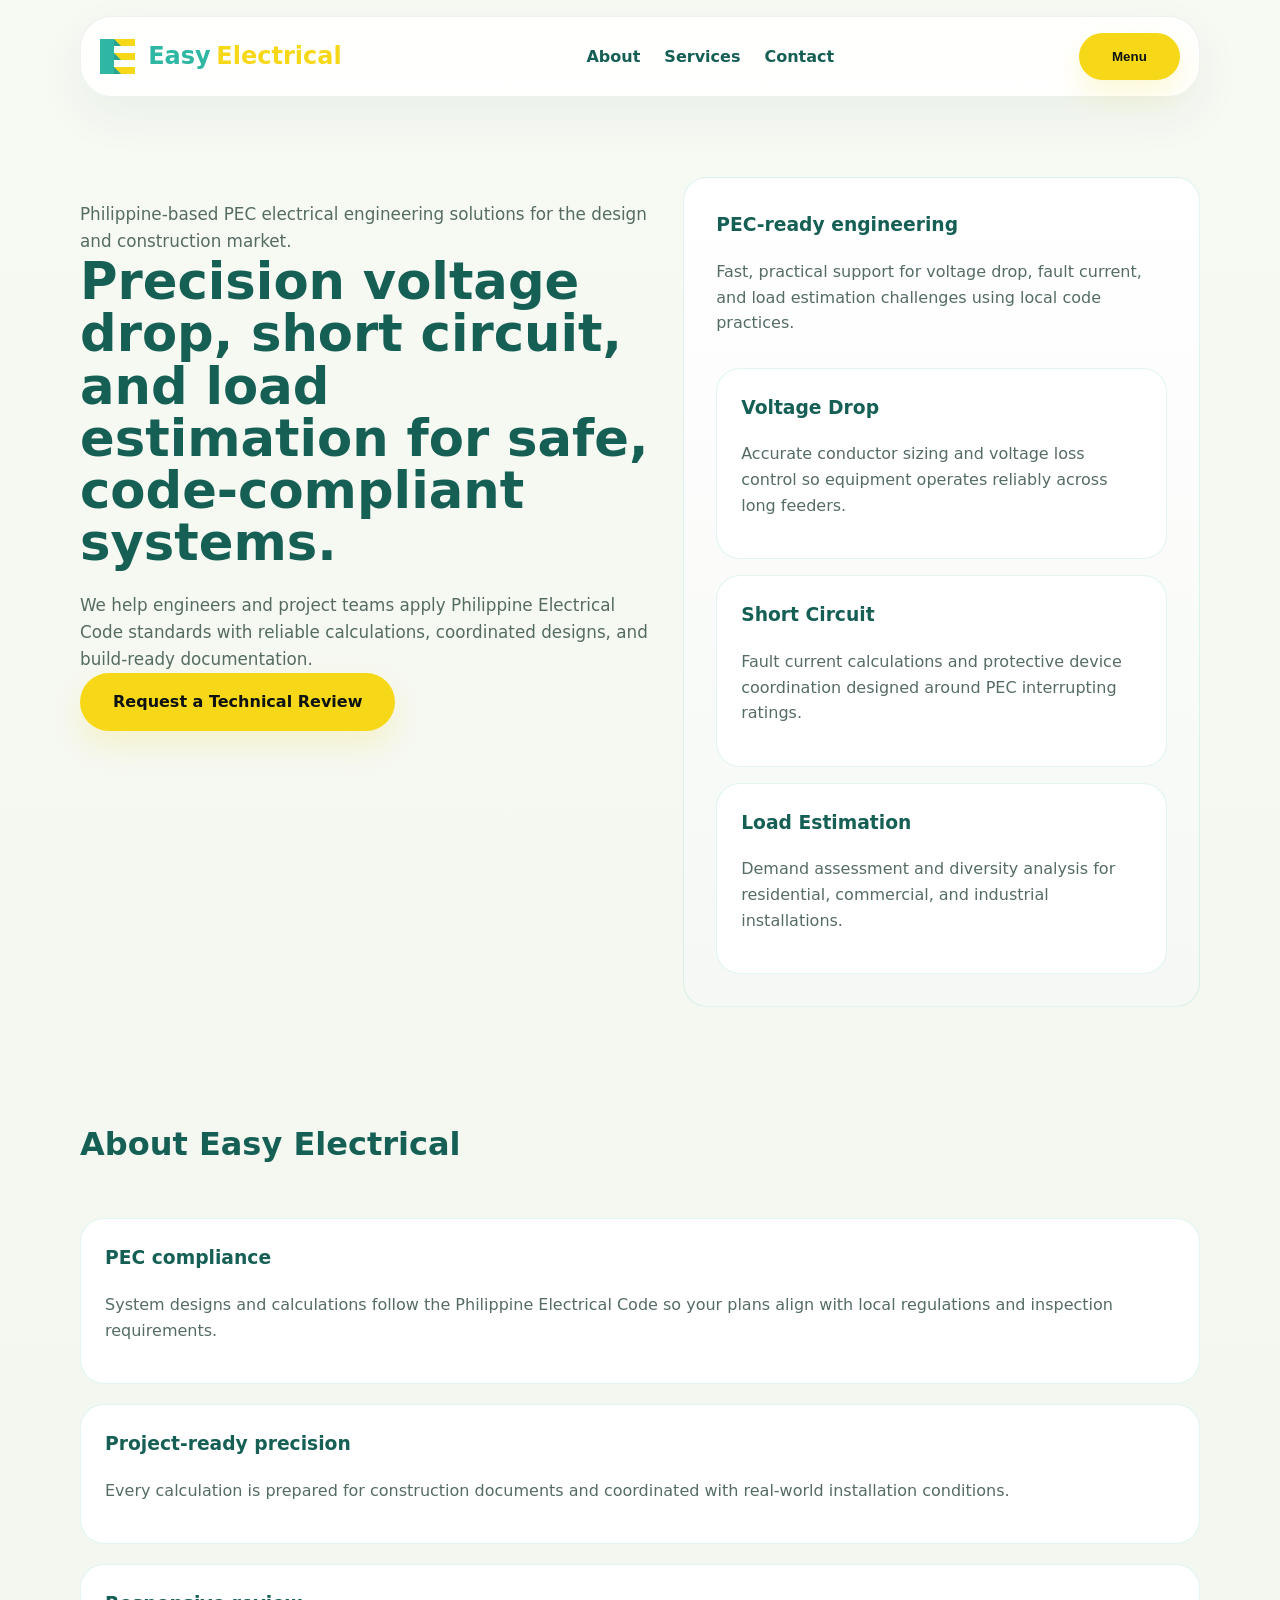
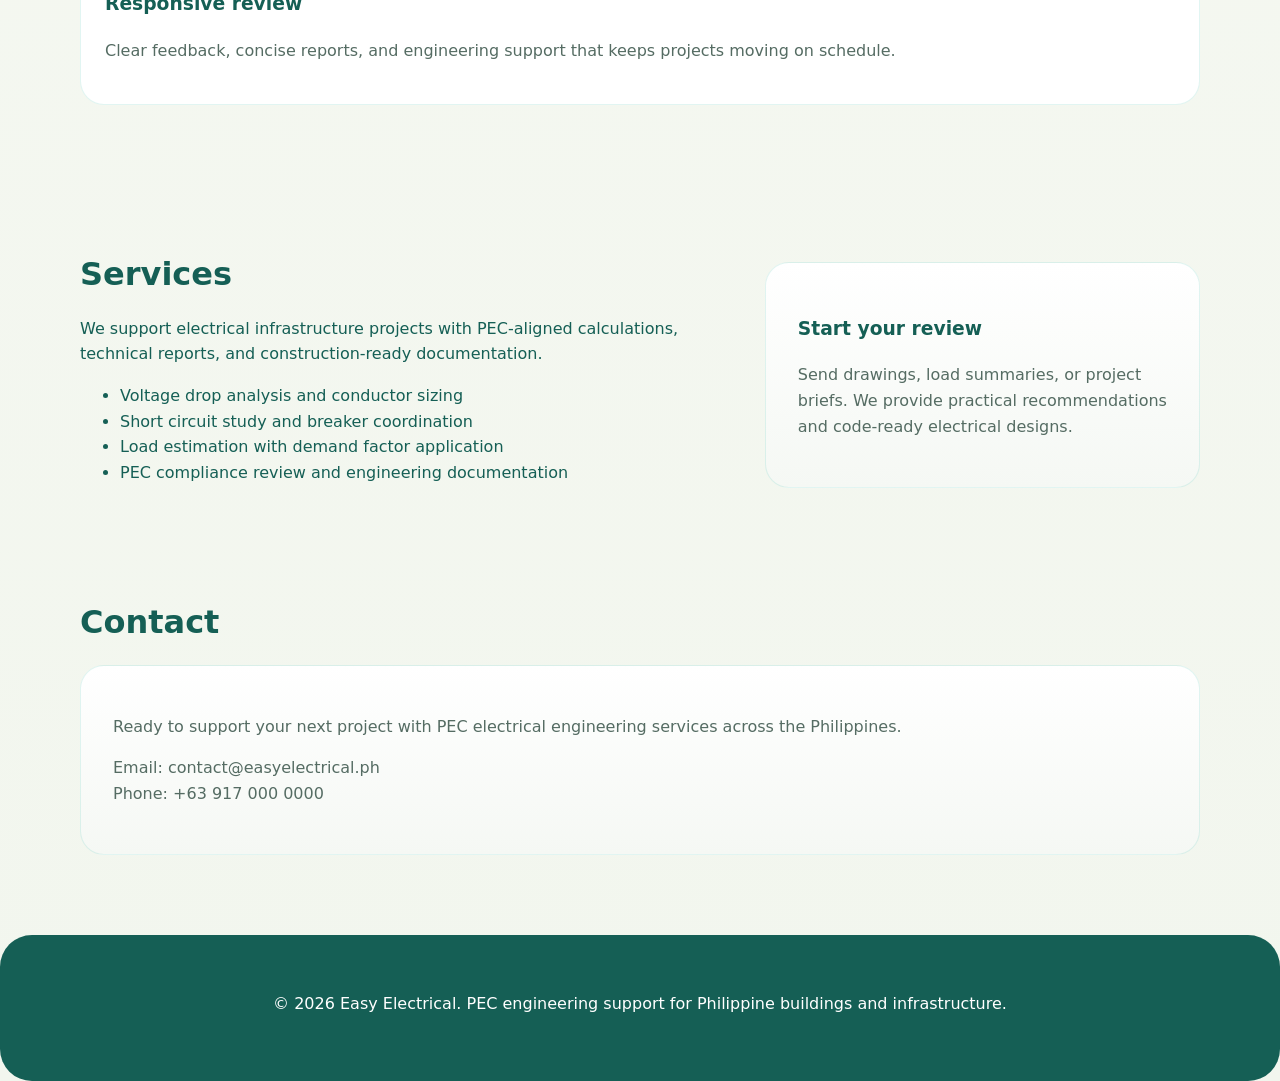
<file: index.html>
<!DOCTYPE html>
<html lang="en">
  <head>
    <meta charset="UTF-8" />
    <meta name="viewport" content="width=device-width, initial-scale=1.0" />
    <title>Easy Electrical | PEC Engineering Philippines</title>
    <link rel="stylesheet" href="styles.css" />
  </head>
  <body>
    <header class="container">
      <div class="navbar">
        <a class="brand" href="#home">
          <img class="logo" src="logo.svg" alt="Easy Electrical logo" />
          <span class="brand-text"><span class="brand-primary">Easy</span> <span class="brand-secondary">Electrical</span></span>
        </a>

        <nav class="nav-links">
          <a href="#about">About</a>
          <a href="#services">Services</a>
          <a href="#contact">Contact</a>
        </nav>

        <button class="btn menu-toggle" type="button">Menu</button>
      </div>
    </header>

    <main class="container">
      <section id="home" class="hero">
        <div class="hero-copy">
          <p>Philippine-based PEC electrical engineering solutions for the design and construction market.</p>
          <h1>Precision voltage drop, short circuit, and load estimation for safe, code-compliant systems.</h1>
          <p>We help engineers and project teams apply Philippine Electrical Code standards with reliable calculations, coordinated designs, and build-ready documentation.</p>
          <a class="btn" href="#contact">Request a Technical Review</a>
        </div>

        <div class="card info-panel">
          <h3>PEC-ready engineering</h3>
          <p>Fast, practical support for voltage drop, fault current, and load estimation challenges using local code practices.</p>
          <div class="card-grid">
            <div class="card">
              <h3>Voltage Drop</h3>
              <p>Accurate conductor sizing and voltage loss control so equipment operates reliably across long feeders.</p>
            </div>
            <div class="card">
              <h3>Short Circuit</h3>
              <p>Fault current calculations and protective device coordination designed around PEC interrupting ratings.</p>
            </div>
            <div class="card">
              <h3>Load Estimation</h3>
              <p>Demand assessment and diversity analysis for residential, commercial, and industrial installations.</p>
            </div>
          </div>
        </div>
      </section>

      <section id="about" class="section">
        <h2>About Easy Electrical</h2>
        <div class="features">
          <div class="card">
            <h3>PEC compliance</h3>
            <p>System designs and calculations follow the Philippine Electrical Code so your plans align with local regulations and inspection requirements.</p>
          </div>
          <div class="card">
            <h3>Project-ready precision</h3>
            <p>Every calculation is prepared for construction documents and coordinated with real-world installation conditions.</p>
          </div>
          <div class="card">
            <h3>Responsive review</h3>
            <p>Clear feedback, concise reports, and engineering support that keeps projects moving on schedule.</p>
          </div>
        </div>
      </section>

      <section id="services" class="section">
        <div class="grid-2">
          <div>
            <h2>Services</h2>
            <p>We support electrical infrastructure projects with PEC-aligned calculations, technical reports, and construction-ready documentation.</p>
            <ul>
              <li>Voltage drop analysis and conductor sizing</li>
              <li>Short circuit study and breaker coordination</li>
              <li>Load estimation with demand factor application</li>
              <li>PEC compliance review and engineering documentation</li>
            </ul>
          </div>
          <div class="info-panel">
            <h3>Start your review</h3>
            <p>Send drawings, load summaries, or project briefs. We provide practical recommendations and code-ready electrical designs.</p>
          </div>
        </div>
      </section>

      <section id="contact" class="section">
        <h2>Contact</h2>
        <div class="card info-panel">
          <p>Ready to support your next project with PEC electrical engineering services across the Philippines.</p>
          <p>
            Email: <a href="mailto:contact@easyelectrical.ph">contact@easyelectrical.ph</a><br />
            Phone: +63 917 000 0000
          </p>
        </div>
      </section>
    </main>

    <footer>
      <div class="container">
        <p>© 2026 Easy Electrical. PEC engineering support for Philippine buildings and infrastructure.</p>
      </div>
    </footer>

    <script src="script.js" defer></script>
  </body>
</html>
</file>
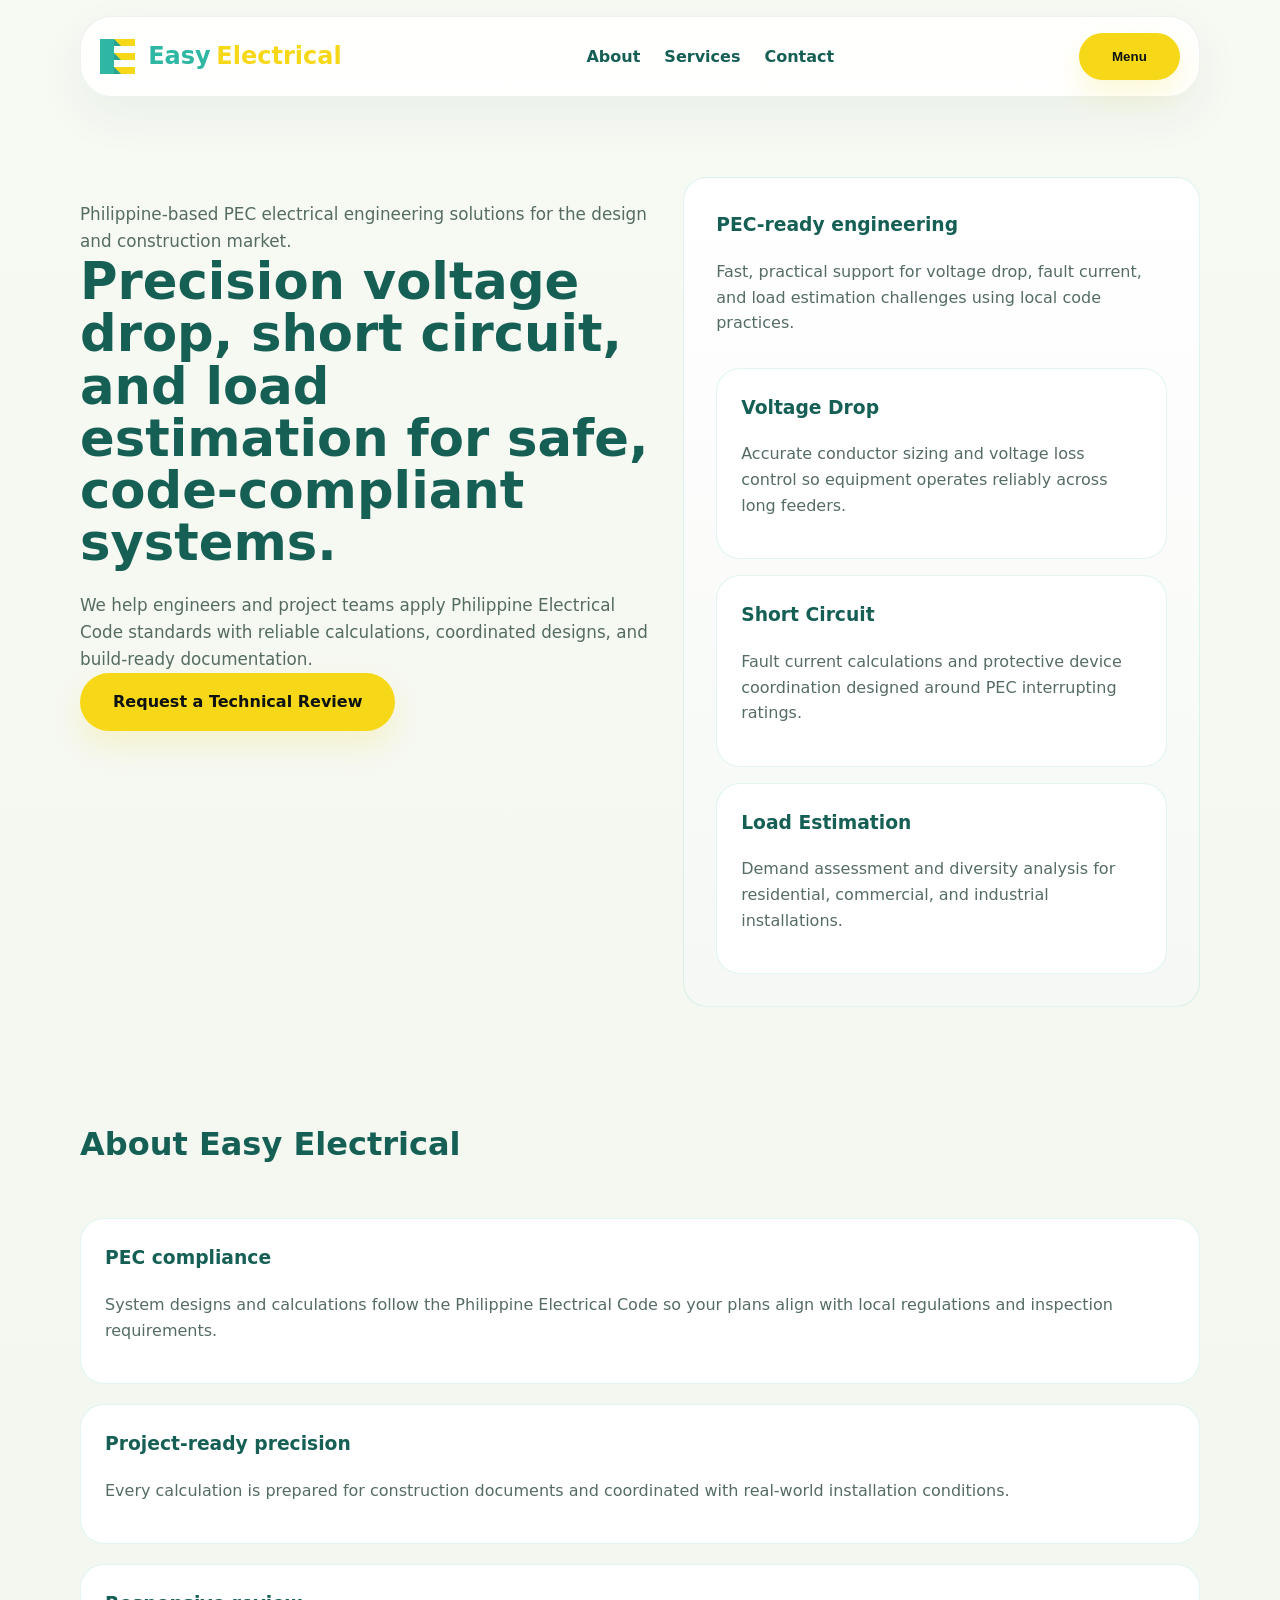
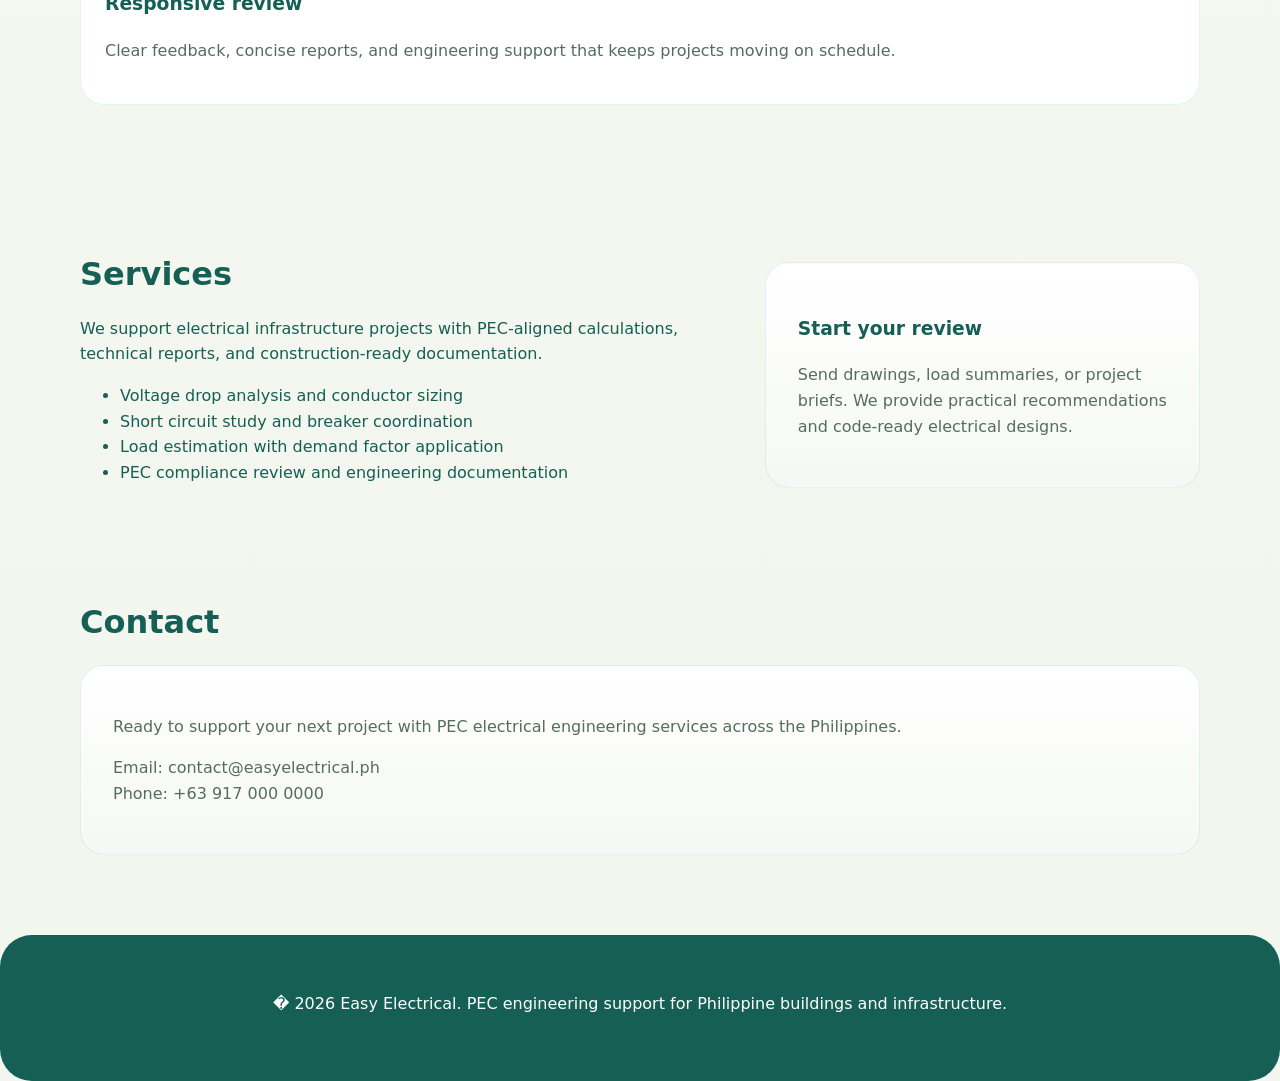
<file: mepfs.html>
<!DOCTYPE html>
<html lang="en">
  <head>
    <meta charset="UTF-8" />
    <meta name="viewport" content="width=device-width, initial-scale=1.0" />
    <title>Easy Electrical | PEC Engineering Philippines</title>
    <link rel="stylesheet" href="styles.css" />
  </head>
  <body>
    <header class="container">
      <div class="navbar">
        <a class="brand" href="#home">
          <img class="logo" src="logo.svg" alt="Easy Electrical logo" />
          <span class="brand-text"><span class="brand-primary">Easy</span> <span class="brand-secondary">Electrical</span></span>
        </a>

        <nav class="nav-links">
          <a href="#about">About</a>
          <a href="#services">Services</a>
          <a href="#contact">Contact</a>
        </nav>

        <button class="btn menu-toggle" type="button">Menu</button>
      </div>
    </header>

    <main class="container">
      <section id="home" class="hero">
        <div class="hero-copy">
          <p>Philippine-based PEC electrical engineering solutions for the design and construction market.</p>
          <h1>Precision voltage drop, short circuit, and load estimation for safe, code-compliant systems.</h1>
          <p>We help engineers and project teams apply Philippine Electrical Code standards with reliable calculations, coordinated designs, and build-ready documentation.</p>
          <a class="btn" href="#contact">Request a Technical Review</a>
        </div>

        <div class="card info-panel">
          <h3>PEC-ready engineering</h3>
          <p>Fast, practical support for voltage drop, fault current, and load estimation challenges using local code practices.</p>
          <div class="card-grid">
            <div class="card">
              <h3>Voltage Drop</h3>
              <p>Accurate conductor sizing and voltage loss control so equipment operates reliably across long feeders.</p>
            </div>
            <div class="card">
              <h3>Short Circuit</h3>
              <p>Fault current calculations and protective device coordination designed around PEC interrupting ratings.</p>
            </div>
            <div class="card">
              <h3>Load Estimation</h3>
              <p>Demand assessment and diversity analysis for residential, commercial, and industrial installations.</p>
            </div>
          </div>
        </div>
      </section>

      <section id="about" class="section">
        <h2>About Easy Electrical</h2>
        <div class="features">
          <div class="card">
            <h3>PEC compliance</h3>
            <p>System designs and calculations follow the Philippine Electrical Code so your plans align with local regulations and inspection requirements.</p>
          </div>
          <div class="card">
            <h3>Project-ready precision</h3>
            <p>Every calculation is prepared for construction documents and coordinated with real-world installation conditions.</p>
          </div>
          <div class="card">
            <h3>Responsive review</h3>
            <p>Clear feedback, concise reports, and engineering support that keeps projects moving on schedule.</p>
          </div>
        </div>
      </section>

      <section id="services" class="section">
        <div class="grid-2">
          <div>
            <h2>Services</h2>
            <p>We support electrical infrastructure projects with PEC-aligned calculations, technical reports, and construction-ready documentation.</p>
            <ul>
              <li>Voltage drop analysis and conductor sizing</li>
              <li>Short circuit study and breaker coordination</li>
              <li>Load estimation with demand factor application</li>
              <li>PEC compliance review and engineering documentation</li>
            </ul>
          </div>
          <div class="info-panel">
            <h3>Start your review</h3>
            <p>Send drawings, load summaries, or project briefs. We provide practical recommendations and code-ready electrical designs.</p>
          </div>
        </div>
      </section>

      <section id="contact" class="section">
        <h2>Contact</h2>
        <div class="card info-panel">
          <p>Ready to support your next project with PEC electrical engineering services across the Philippines.</p>
          <p>
            Email: <a href="mailto:contact@easyelectrical.ph">contact@easyelectrical.ph</a><br />
            Phone: +63 917 000 0000
          </p>
        </div>
      </section>
    </main>

    <footer>
      <div class="container">
        <p>� 2026 Easy Electrical. PEC engineering support for Philippine buildings and infrastructure.</p>
      </div>
    </footer>

    <script src="script.js" defer></script>
  </body>
</html>
</file>
<file: styles.css>
/* Simple responsive website styles */
:root {
  --bg: #f4f7f0;
  --surface: #ffffff;
  --primary: #f6d819;
  --primary-strong: #d4b70d;
  --text: #155f55;
  --accent: #2fb7a4;
  --muted: #556c63;
  --border: rgba(47, 183, 164, 0.14);
  --radius: 28px;
  --black: #0e1210;
}

* {
  box-sizing: border-box;
}

body {
  margin: 0;
  font-family: Inter, system-ui, -apple-system, BlinkMacSystemFont, "Segoe UI", sans-serif;
  color: var(--text);
  background: linear-gradient(180deg, #f7f9f3 0%, #f2f6ee 100%);
  line-height: 1.6;
}

img {
  max-width: 100%;
  display: block;
}

a {
  color: inherit;
  text-decoration: none;
}

.container {
  width: min(1120px, 100% - 2rem);
  margin: 0 auto;
}

header {
  padding: 1rem 0;
}

.navbar {
  display: flex;
  align-items: center;
  justify-content: space-between;
  gap: 1rem;
  background: rgba(255, 255, 255, 0.92);
  border: 1px solid rgba(15, 95, 85, 0.08);
  border-radius: 32px;
  padding: 1rem 1.2rem;
  position: sticky;
  top: 1rem;
  z-index: 10;
  box-shadow: 0 18px 50px rgba(15, 95, 85, 0.06);
  backdrop-filter: blur(10px);
}

.brand {
  display: inline-flex;
  align-items: center;
  gap: 0.8rem;
  font-size: 1.5rem;
  font-weight: 700;
}

.logo {
  width: 2.2rem;
  height: auto;
}

.brand-text {
  display: inline-flex;
  align-items: baseline;
  gap: 0.35rem;
}

.brand .brand-primary {
  color: var(--accent);
}

.brand .brand-secondary {
  color: var(--primary);
}

.nav-links {
  display: flex;
  align-items: center;
  gap: 1.5rem;
}

.nav-links a {
  color: var(--text);
  font-weight: 600;
  transition: color 0.2s ease;
}

.nav-links a:hover {
  color: var(--accent);
}

.hero {
  display: grid;
  gap: 2rem;
  align-items: start;
  padding: 4rem 0;
}

.hero-copy {
  max-width: 580px;
}

.hero-copy h1 {
  margin: 0;
  font-size: clamp(2.5rem, 4vw, 4rem);
  line-height: 1.02;
  color: var(--text);
}

.hero-copy p {
  margin: 1.5rem 0 0;
  color: var(--muted);
  font-size: 1.05rem;
}

.btn {
  display: inline-flex;
  align-items: center;
  justify-content: center;
  padding: 0.95rem 2rem;
  border-radius: 999px;
  font-weight: 700;
  background: var(--primary);
  color: var(--black);
  border: 1px solid transparent;
  cursor: pointer;
  transition: transform 0.2s ease, background-color 0.2s ease, box-shadow 0.2s ease;
  box-shadow: 0 14px 30px rgba(246, 216, 25, 0.18);
}

.btn:hover {
  transform: translateY(-1px);
  background: var(--primary-strong);
  box-shadow: 0 18px 38px rgba(246, 216, 25, 0.28);
}

.card-grid {
  display: grid;
  gap: 1rem;
  grid-template-columns: repeat(auto-fit, minmax(220px, 1fr));
  margin-top: 2rem;
}

.card {
  background: var(--surface);
  border: 1px solid var(--border);
  border-radius: 24px;
  padding: 1.5rem;
  transition: transform 0.2s ease, box-shadow 0.2s ease;
}

.card:hover {
  transform: translateY(-3px);
  box-shadow: 0 16px 35px rgba(15, 95, 85, 0.08);
}

.card h3 {
  margin-top: 0;
}

.features .card p,
.info-panel p,
.hero-copy p {
  color: var(--muted);
}

.features {
  display: grid;
  gap: 1.25rem;
  margin: 3rem 0;
}

.section {
  padding: 3rem 0;
}

.section h2 {
  margin: 0 0 1rem;
  font-size: 2rem;
}

.grid-2 {
  display: grid;
  gap: 2rem;
  grid-template-columns: 1.2fr 0.8fr;
  align-items: center;
}

.info-panel {
  background: linear-gradient(180deg, #ffffff 0%, #f5f8f4 100%);
  border: 1px solid var(--border);
  border-radius: 24px;
  padding: 2rem;
}

footer {
  padding: 2.5rem 0 3rem;
  text-align: center;
  background: var(--text);
  color: white;
  border-radius: 32px;
  margin-top: 2rem;
}

@media (min-width: 900px) {
  .hero {
    grid-template-columns: 1.05fr 0.95fr;
  }
}

@media (max-width: 900px) {
  .grid-2 {
    grid-template-columns: 1fr;
  }
}

@media (max-width: 720px) {
  header {
    padding: 1rem 0;
  }

  .navbar {
    flex-wrap: wrap;
    padding: 1rem;
  }

  .nav-links {
    width: 100%;
    display: none;
    flex-direction: column;
    gap: 1rem;
    margin-top: 1rem;
    background: rgba(255, 255, 255, 0.98);
    padding: 1rem;
    border-radius: 24px;
  }

  .nav-links.nav-open {
    display: flex;
  }

  .hero {
    padding-top: 2.5rem;
  }

  .brand {
    width: 100%;
    justify-content: flex-start;
  }

  .menu-toggle {
    width: 100%;
  }
}
</file>
